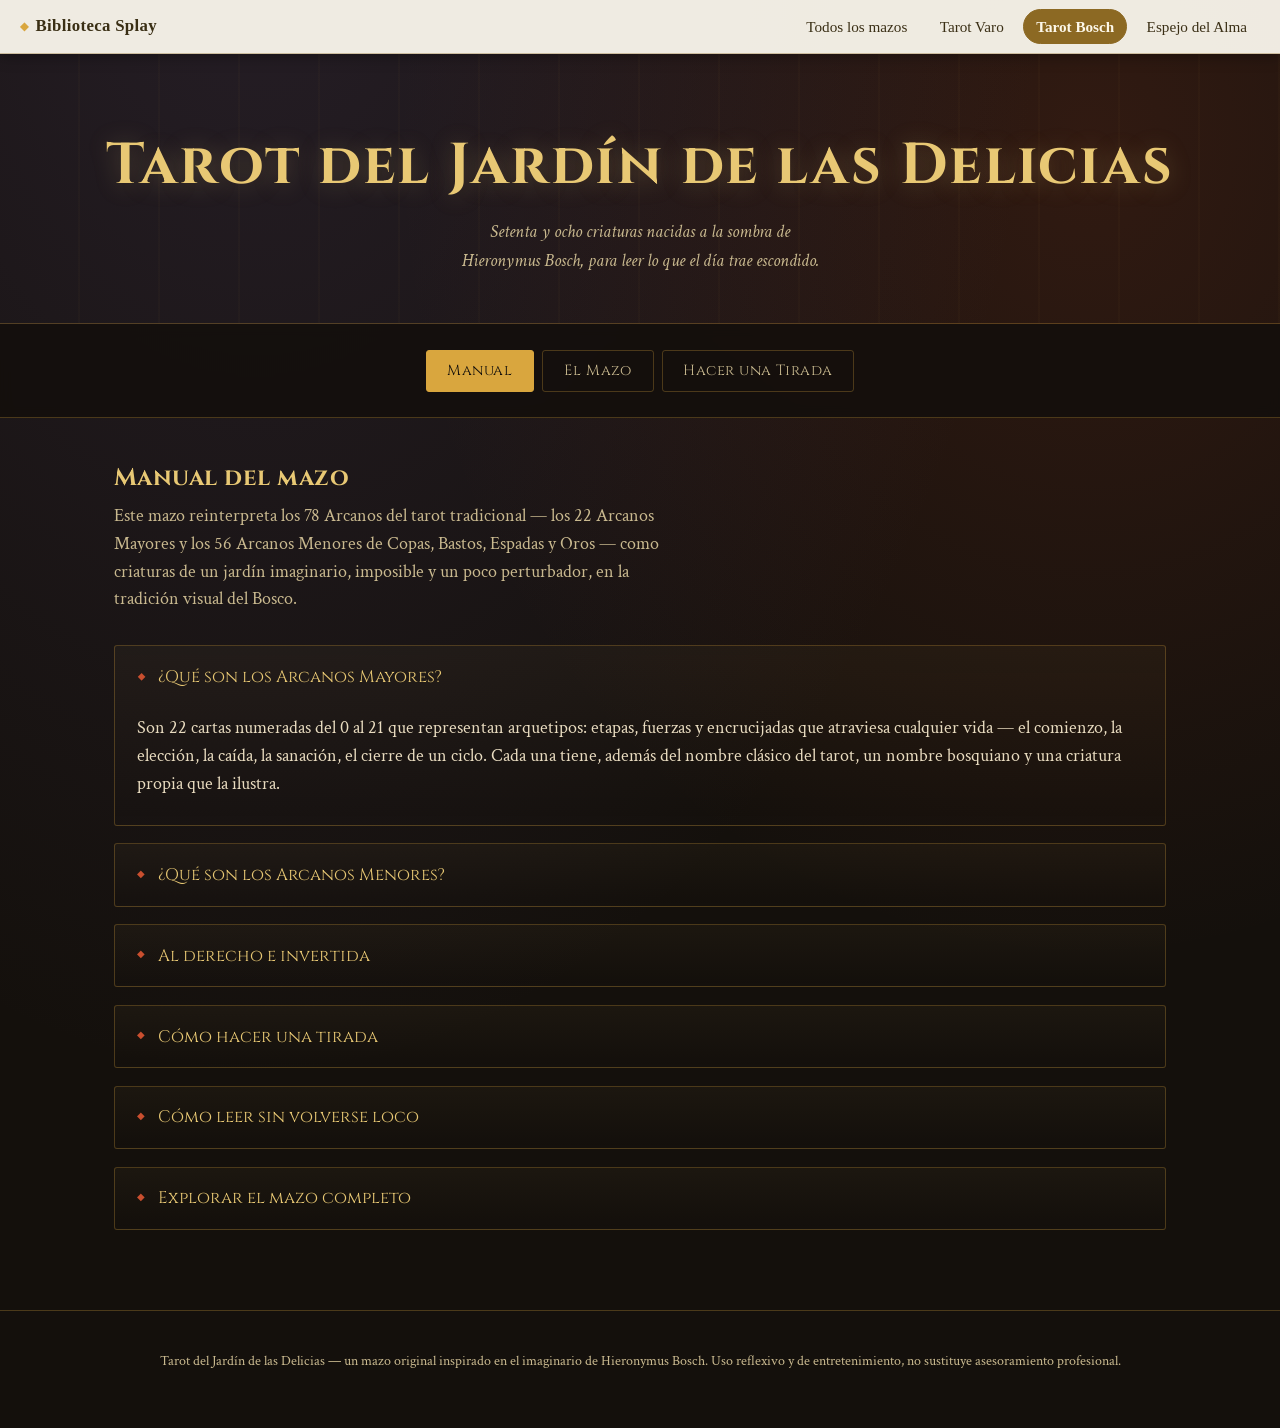
<file: index.html>
<!DOCTYPE html>
<html lang="es">
<head>
<meta charset="UTF-8">
<meta name="viewport" content="width=device-width, initial-scale=1.0">
<title>Tarot del Jardín de las Delicias</title>
<meta name="description" content="Mazo de tarot interactivo de 78 cartas inspirado en las criaturas de Hieronymus Bosch, con manual y tres tipos de tirada.">
<meta name="theme-color" content="#14100c">
<link rel="icon" href="data:image/svg+xml,%3Csvg xmlns='http://www.w3.org/2000/svg' viewBox='0 0 100 100'%3E%3Crect width='100' height='100' fill='%2314100c'/%3E%3Ccircle cx='50' cy='50' r='36' fill='none' stroke='%23d9a63e' stroke-width='4'/%3E%3Ccircle cx='50' cy='50' r='8' fill='%23d9a63e'/%3E%3C/svg%3E">
<link rel="stylesheet" href="style.css">
</head>
<body data-biblio="tarotbosch">

<script src="biblio-nav.js"></script>

<a class="skip-link" href="#main-content">Saltar al contenido</a>

<header class="site-header">
  <h1 class="site-title">Tarot del Jardín de las Delicias</h1>
  <p class="site-subtitle">Setenta y ocho criaturas nacidas a la sombra de Hieronymus Bosch, para leer lo que el día trae escondido.</p>
</header>

<nav class="tabs" role="tablist" aria-label="Secciones">
  <button id="tab-manual" class="tab-btn" role="tab" aria-selected="true" aria-controls="panel-manual" data-panel="panel-manual" tabindex="0">Manual</button>
  <button id="tab-mazo" class="tab-btn" role="tab" aria-selected="false" aria-controls="panel-mazo" data-panel="panel-mazo" tabindex="-1">El Mazo</button>
  <button id="tab-tirada" class="tab-btn" role="tab" aria-selected="false" aria-controls="panel-tirada" data-panel="panel-tirada" tabindex="-1">Hacer una Tirada</button>
</nav>

<main id="main-content">
  <p id="load-error" hidden style="color:#f0b7a4; border:1px solid rgba(201,79,47,.4); padding:1rem; border-radius:3px;">
    No se pudieron cargar las cartas desde <code>cards.json</code>. Si abriste este archivo con doble clic, algunos navegadores bloquean la lectura de archivos locales: probá abrirlo con un servidor local (por ejemplo <code>python -m http.server</code> en esta carpeta) o con la extensión "Live Server".
  </p>

  <!-- ===================== MANUAL ===================== -->
  <section id="panel-manual" class="panel is-active" role="tabpanel" aria-labelledby="tab-manual manual-heading" tabindex="0">
    <h2 class="section-heading" id="manual-heading">Manual del mazo</h2>
    <p class="section-lede">Este mazo reinterpreta los 78 Arcanos del tarot tradicional — los 22 Arcanos Mayores y los 56 Arcanos Menores de Copas, Bastos, Espadas y Oros — como criaturas de un jardín imaginario, imposible y un poco perturbador, en la tradición visual del Bosco.</p>

    <div class="manual-grid">
      <details class="manual-item" open>
        <summary>¿Qué son los Arcanos Mayores?</summary>
        <div class="manual-body">
          <p>Son 22 cartas numeradas del 0 al 21 que representan arquetipos: etapas, fuerzas y encrucijadas que atraviesa cualquier vida — el comienzo, la elección, la caída, la sanación, el cierre de un ciclo. Cada una tiene, además del nombre clásico del tarot, un nombre bosquiano y una criatura propia que la ilustra.</p>
        </div>
      </details>

      <details class="manual-item">
        <summary>¿Qué son los Arcanos Menores?</summary>
        <div class="manual-body">
          <p>Son 56 cartas divididas en cuatro palos de 14 cartas cada uno, del As al 10 más cuatro figuras (Sota, Caballero, Reina, Rey). Hablan de lo cotidiano: el trabajo, los vínculos, las decisiones chicas que van armando el día a día.</p>
          <ul>
            <li><strong>Copas · Copas del Estanque:</strong> emociones y vínculos.</li>
            <li><strong>Bastos · Varas del Vergel:</strong> voluntad, creatividad y acción.</li>
            <li><strong>Espadas · Espadas del Aire:</strong> pensamiento, conflicto y verdad.</li>
            <li><strong>Oros · Frutos de la Tierra:</strong> lo material, el trabajo y el cuerpo.</li>
          </ul>
        </div>
      </details>

      <details class="manual-item">
        <summary>Al derecho e invertida</summary>
        <div class="manual-body">
          <p>Cuando sacás una carta, puede salir <strong>al derecho</strong> o <strong>invertida</strong> (dada vuelta). No es un accidente de la baraja física, es parte de la lectura:</p>
          <ul>
            <li><strong>Al derecho:</strong> la energía de la carta actúa de forma más directa y disponible.</li>
            <li><strong>Invertida:</strong> la misma energía aparece bloqueada, exagerada, interna o pidiendo atención antes de expresarse con claridad.</li>
          </ul>
        </div>
      </details>

      <details class="manual-item">
        <summary>Cómo hacer una tirada</summary>
        <div class="manual-body">
          <p>En la pestaña <strong>Hacer una Tirada</strong>:</p>
          <ul>
            <li>Elegí si querés tirar solo con los Arcanos Mayores (22 cartas) o con el mazo completo (78 cartas, incluye Copas, Bastos, Espadas y Oros).</li>
            <li>Elegí uno de los tres tipos de tirada según lo que quieras explorar.</li>
            <li>Si querés, escribí la pregunta o el tema que tenés en mente — es solo para vos, no se guarda en ningún lado.</li>
            <li>Tocá "Mezclar y sacar cartas" para que el mazo elija por vos.</li>
            <li>Tocá cada carta boca abajo para revelarla, una por una y en el orden que prefieras.</li>
            <li>Leé el conjunto: las cartas conversan entre sí más de lo que dicen por separado.</li>
          </ul>
        </div>
      </details>

      <details class="manual-item">
        <summary>Cómo leer sin volverse loco</summary>
        <div class="manual-body">
          <p>Ninguna carta es una sentencia. Es un espejo con forma de pregunta: si la lectura te genera rechazo inmediato, esa reacción también es información. Tomá lo que resuene y dejá pasar lo que no. Este mazo es una herramienta de reflexión, no un método de predicción exacta ni un sustituto de asesoramiento profesional para decisiones importantes de salud, dinero o vínculos.</p>
        </div>
      </details>

      <details class="manual-item">
        <summary>Explorar el mazo completo</summary>
        <div class="manual-body">
          <p>En la pestaña <strong>El Mazo</strong> podés recorrer las 78 cartas libremente, filtrar por palo, y tocar cualquiera para ver su criatura, su historia y sus dos significados — al derecho e invertida — sin necesidad de hacer una tirada.</p>
        </div>
      </details>
    </div>
  </section>

  <!-- ===================== MAZO ===================== -->
  <section id="panel-mazo" class="panel" role="tabpanel" aria-labelledby="tab-mazo mazo-heading" tabindex="0">
    <h2 class="section-heading" id="mazo-heading">Las 78 criaturas</h2>
    <p class="section-lede">Los 22 Arcanos Mayores y los 56 Arcanos Menores — Copas, Bastos, Espadas y Oros. Tocá cualquier carta para conocer su historia y sus dos lecturas posibles.</p>
    <div class="deck-filters" id="deck-filters"></div>
    <div class="deck-grid" id="deck-grid"></div>
  </section>

  <!-- ===================== TIRADA ===================== -->
  <section id="panel-tirada" class="panel" role="tabpanel" aria-labelledby="tab-tirada tirada-heading" tabindex="0">
    <h2 class="section-heading" id="tirada-heading">Elegí una tirada</h2>
    <p class="section-lede">Cada tirada sirve para un tipo distinto de pregunta.</p>

    <div class="deck-mode-select" id="deck-mode-select"></div>

    <div class="spread-select" id="spread-select"></div>

    <div class="spread-question">
      <label for="question-input">Tu pregunta o intención (opcional)</label>
      <input type="text" id="question-input" placeholder="¿Qué necesito ver sobre…?">
    </div>

    <div class="spread-actions">
      <button class="btn" id="draw-btn" disabled>Mezclar y sacar cartas</button>
    </div>

    <div class="spread-table" id="spread-table"></div>
    <div class="reading-notes" id="reading-notes" aria-live="polite"></div>
  </section>
</main>

<footer>
  Tarot del Jardín de las Delicias — un mazo original inspirado en el imaginario de Hieronymus Bosch. Uso reflexivo y de entretenimiento, no sustituye asesoramiento profesional.
</footer>

<div class="modal-backdrop" id="modal-backdrop" role="dialog" aria-modal="true" aria-label="Detalle de la carta">
  <div class="modal" id="modal-body"></div>
</div>

<script src="script.js"></script>
</body>
</html>
</file>
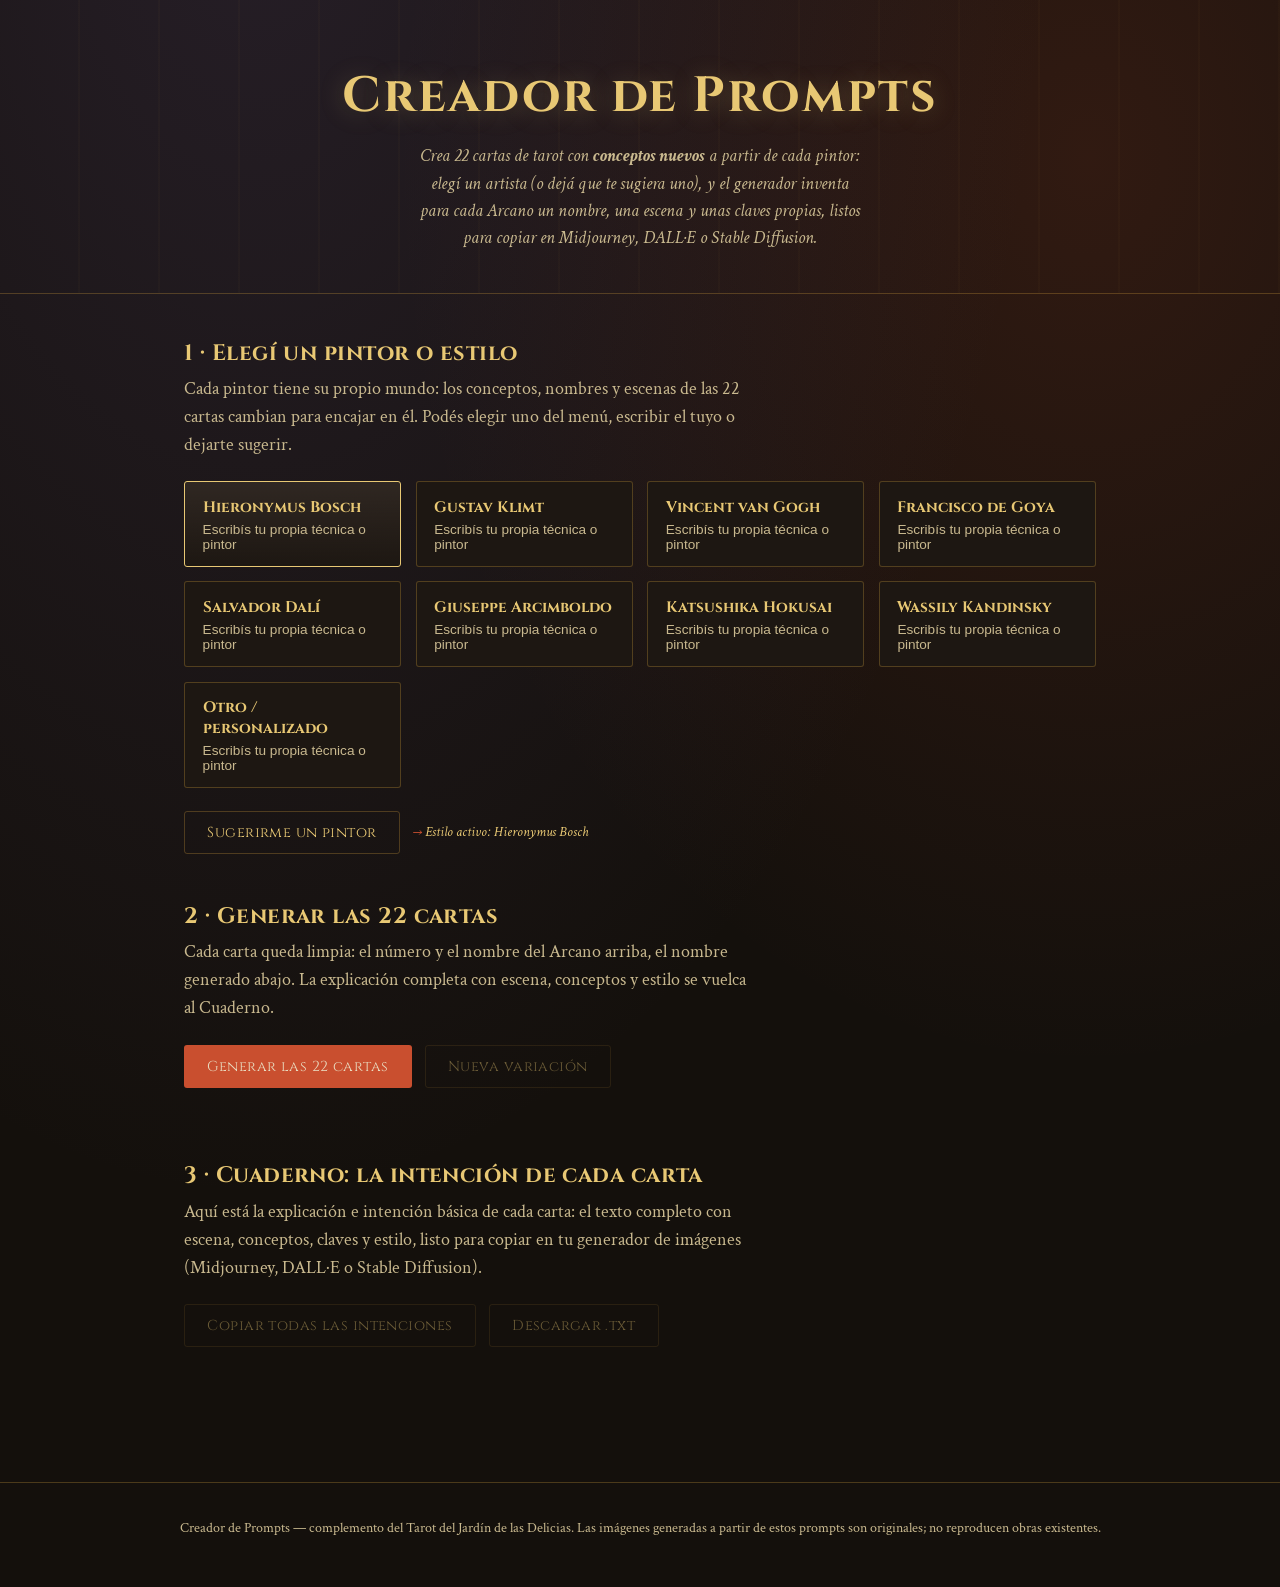
<file: generador/index.html>
<!DOCTYPE html>
<html lang="es">
<head>
<meta charset="UTF-8">
<meta name="viewport" content="width=device-width, initial-scale=1.0">
<title>Creador de Prompts — Tarot del Jardín de las Delicias</title>
<meta name="description" content="Crea 22 cartas de tarot con conceptos nuevos a partir de cada pintor: nombre, escena y claves propias por Arcano, listos para usar en Midjourney, DALL·E o Stable Diffusion.">
<meta name="theme-color" content="#14100c">
<link rel="icon" href="data:image/svg+xml,%3Csvg xmlns='http://www.w3.org/2000/svg' viewBox='0 0 100 100'%3E%3Crect width='100' height='100' fill='%2314100c'/%3E%3Ccircle cx='50' cy='50' r='36' fill='none' stroke='%23d9a63e' stroke-width='4'/%3E%3Ccircle cx='50' cy='50' r='8' fill='%23d9a63e'/%3E%3C/svg%3E">
<link rel="stylesheet" href="style.css">
</head>
<body>

<a class="skip-link" href="#main-content">Saltar al contenido</a>

<header class="site-header">
  <h1 class="site-title">Creador de Prompts</h1>
  <p class="site-subtitle">Crea 22 cartas de tarot con <strong>conceptos nuevos</strong> a partir de cada pintor: elegí un artista (o dejá que te sugiera uno), y el generador inventa para cada Arcano un nombre, una escena y unas claves propias, listos para copiar en Midjourney, DALL·E o Stable Diffusion.</p>
</header>

<main id="main-content">
  <p id="load-error" hidden style="color:#f0b7a4; border:1px solid rgba(201,79,47,.4); padding:1rem; border-radius:3px;">
    No se pudo cargar <code>cards.json</code>. Si abriste este archivo con doble clic, algunos navegadores bloquean la lectura local: usá un servidor local (<code>python -m http.server</code>) o "Live Server".
  </p>

  <!-- ===================== PASO 1: ESTILO ===================== -->
  <section class="panel-section" aria-labelledby="h-estilo">
    <h2 class="section-heading" id="h-estilo">1 · Elegí un pintor o estilo</h2>
    <p class="section-lede">Cada pintor tiene su propio mundo: los conceptos, nombres y escenas de las 22 cartas cambian para encajar en él. Podés elegir uno del menú, escribir el tuyo o dejarte sugerir.</p>

    <div class="painter-select" id="painter-select" role="radiogroup" aria-label="Estilos pictóricos"></div>

    <div class="custom-style" id="custom-style" hidden>
      <label for="custom-input">Pintor o técnica personalizada</label>
      <input type="text" id="custom-input" placeholder="Ej.: Edvard Munch, óleo barroco, acuarela japonesa…" autocomplete="off">
      <p class="hint">Tu estilo define la técnica y la paleta; los conceptos usan una plantilla genérica ya que no conocemos el mundo de ese artista. Podés editar cada prompt después.</p>
    </div>

    <div class="suggest-row">
      <button class="btn secondary" id="suggest-btn" type="button">Sugerirme un pintor</button>
      <span class="active-style" id="active-style" aria-live="polite"></span>
    </div>
  </section>

  <!-- ===================== PASO 2: GENERAR ===================== -->
  <section class="panel-section" aria-labelledby="h-generar">
    <h2 class="section-heading" id="h-generar">2 · Generar las 22 cartas</h2>
    <p class="section-lede">Cada carta queda limpia: el número y el nombre del Arcano arriba, el nombre generado abajo. La explicación completa con escena, conceptos y estilo se vuelca al Cuaderno.</p>

    <div class="actions">
      <button class="btn" id="generate-btn" disabled>Generar las 22 cartas</button>
      <button class="btn secondary" id="variate-btn" disabled>Nueva variación</button>
      <span class="status" id="status" role="status" aria-live="polite"></span>
    </div>

    <div class="card-grid" id="card-grid" aria-label="Las 22 cartas generadas"></div>
  </section>

  <!-- ===================== PASO 3: CUADERNO ===================== -->
  <section class="panel-section" aria-labelledby="h-cuaderno">
    <h2 class="section-heading" id="h-cuaderno">3 · Cuaderno: la intención de cada carta</h2>
    <p class="section-lede">Aquí está la explicación e intención básica de cada carta: el texto completo con escena, conceptos, claves y estilo, listo para copiar en tu generador de imágenes (Midjourney, DALL·E o Stable Diffusion).</p>

    <div class="actions">
      <button class="btn secondary" id="copy-all-btn" disabled>Copiar todas las intenciones</button>
      <button class="btn secondary" id="download-btn" disabled>Descargar .txt</button>
    </div>

    <div class="notebook" id="notebook" aria-label="Cuaderno de textos de las cartas"></div>
  </section>
</main>

<footer>
  Creador de Prompts — complemento del Tarot del Jardín de las Delicias. Las imágenes generadas a partir de estos prompts son originales; no reproducen obras existentes.
</footer>

<script src="script.js"></script>
</body>
</html>
</file>
<file: style.css>
@import url('https://fonts.googleapis.com/css2?family=Cinzel:wght@500;600;700&family=Crimson+Text:ital,wght@0,400;0,600;1,400&display=swap');

:root{
  --ink:#14100c;
  --ink-2:#1d1712;
  --parchment:#e9dcc0;
  --parchment-dim:#c9b98f;
  --gold:#d9a63e;
  --gold-bright:#e8c874;
  --ember:#c94f2f;
  --moss:#4a6b3a;
  --dusk:#5d4a7a;
  --line: rgba(217,166,62,0.28);
  --shadow: 0 18px 40px rgba(0,0,0,0.55);
  --radius: 3px;
  --font-display: 'Cinzel', serif;
  --font-body: 'Crimson Text', serif;
}

*{box-sizing:border-box;}
html{scroll-behavior:smooth;}

body{
  margin:0;
  min-height:100vh;
  background:
    radial-gradient(ellipse at 20% -10%, rgba(93,74,122,0.25), transparent 55%),
    radial-gradient(ellipse at 85% 10%, rgba(201,79,47,0.16), transparent 45%),
    var(--ink);
  color:var(--parchment);
  font-family:var(--font-body);
  font-size:18px;
  line-height:1.55;
}

@media (prefers-reduced-motion: reduce){
  *{animation-duration:0.001ms !important; animation-iteration-count:1 !important; transition-duration:0.001ms !important;}
}

.skip-link{
  position:absolute; left:-999px; top:0;
  background:var(--gold); color:var(--ink); padding:.6em 1em; z-index:999;
}
.skip-link:focus{left:1rem; top:1rem;}

/* ---------- Header ---------- */
.site-header{
  position:relative;
  padding:4.2rem 1.5rem 3rem;
  text-align:center;
  border-bottom:1px solid var(--line);
  overflow:hidden;
}
.site-header::before{
  content:"";
  position:absolute; inset:0;
  background-image:
    repeating-linear-gradient(90deg, transparent, transparent 78px, rgba(217,166,62,0.05) 79px, transparent 80px);
  pointer-events:none;
}
.site-title{
  font-family:var(--font-display);
  font-weight:700;
  font-size:clamp(2.1rem, 6vw, 3.6rem);
  letter-spacing:.04em;
  margin:0 0 .5rem;
  color:var(--gold-bright);
  text-shadow:0 2px 24px rgba(232,200,116,0.25);
}
.site-subtitle{
  font-style:italic;
  color:var(--parchment-dim);
  max-width:46ch;
  margin:0 auto;
  font-size:1.15rem;
}

/* ---------- Nav (tabs) ---------- */
.tabs{
  display:flex;
  justify-content:center;
  gap:.5rem;
  flex-wrap:wrap;
  padding:1.6rem 1rem;
  border-bottom:1px solid var(--line);
  position:sticky;
  top:0;
  background:rgba(20,16,12,0.92);
  backdrop-filter:blur(6px);
  z-index:40;
}
.tab-btn{
  font-family:var(--font-display);
  font-size:.92rem;
  letter-spacing:.03em;
  background:transparent;
  color:var(--parchment-dim);
  border:1px solid var(--line);
  padding:.65rem 1.3rem;
  border-radius:var(--radius);
  cursor:pointer;
  transition:color .2s ease, border-color .2s ease, background .2s ease;
}
.tab-btn:hover{color:var(--gold-bright); border-color:var(--gold);}
.tab-btn[aria-selected="true"]{
  color:var(--ink);
  background:var(--gold);
  border-color:var(--gold);
}
.tab-btn:focus-visible, button:focus-visible, a:focus-visible, [tabindex]:focus-visible{
  outline:2px solid var(--gold-bright);
  outline-offset:3px;
}

main{max-width:1100px; margin:0 auto; padding:2.6rem 1.5rem 5rem;}
.panel{display:none;}
.panel.is-active{display:block; animation:fade-in .35s ease both;}
@keyframes fade-in{from{opacity:0; transform:translateY(6px);} to{opacity:1; transform:none;}}

.section-heading{
  font-family:var(--font-display);
  color:var(--gold-bright);
  font-size:1.5rem;
  margin:0 0 .3rem;
  letter-spacing:.02em;
}
.section-lede{
  color:var(--parchment-dim);
  max-width:64ch;
  margin:0 0 2rem;
}

/* ---------- Manual ---------- */
.manual-grid{
  display:grid;
  gap:1.1rem;
}
.manual-item{
  border:1px solid var(--line);
  border-radius:var(--radius);
  background:linear-gradient(180deg, rgba(232,200,116,0.04), transparent);
  overflow:hidden;
}
.manual-item summary{
  cursor:pointer;
  list-style:none;
  padding:1.1rem 1.4rem;
  font-family:var(--font-display);
  font-size:1.05rem;
  color:var(--gold-bright);
  display:flex;
  align-items:center;
  gap:.8rem;
}
.manual-item summary::-webkit-details-marker{display:none;}
.manual-item summary::before{
  content:"◆";
  font-size:.6rem;
  color:var(--ember);
  transition:transform .25s ease;
}
.manual-item[open] summary::before{transform:rotate(90deg);}
.manual-item .manual-body{
  padding:0 1.4rem 1.3rem;
  color:var(--parchment);
}
.manual-body p{margin:.4rem 0;}
.manual-body ul{margin:.6rem 0; padding-left:1.3rem;}
.manual-body li{margin:.3rem 0;}

/* ---------- Spread selector ---------- */
.deck-mode-select{
  display:grid;
  grid-template-columns:repeat(auto-fit, minmax(240px,1fr));
  gap:.9rem;
  margin-bottom:1.8rem;
}
.deck-mode-chip{
  text-align:left;
  border:1px solid var(--line);
  background:var(--ink-2);
  border-radius:var(--radius);
  padding:.9rem 1.1rem;
  color:var(--parchment);
  cursor:pointer;
  display:flex;
  flex-direction:column;
  gap:.3rem;
  transition:border-color .2s ease, background .2s ease;
}
.deck-mode-chip strong{
  font-family:var(--font-display);
  color:var(--gold-bright);
  font-size:.95rem;
}
.deck-mode-chip span{
  color:var(--parchment-dim);
  font-size:.85rem;
}
.deck-mode-chip:hover{border-color:var(--gold);}
.deck-mode-chip[aria-checked="true"]{
  border-color:var(--gold-bright);
  background:linear-gradient(180deg, rgba(232,200,116,0.09), var(--ink-2));
}

.spread-select{
  display:grid;
  grid-template-columns:repeat(auto-fit, minmax(260px,1fr));
  gap:1.1rem;
  margin-bottom:2.4rem;
}
.spread-card{
  text-align:left;
  border:1px solid var(--line);
  background:var(--ink-2);
  border-radius:var(--radius);
  padding:1.4rem 1.4rem 1.5rem;
  color:var(--parchment);
  cursor:pointer;
  transition:border-color .2s ease, transform .2s ease, box-shadow .2s ease;
}
.spread-card:hover{border-color:var(--gold); transform:translateY(-3px); box-shadow:var(--shadow);}
.spread-card[aria-checked="true"]{border-color:var(--gold-bright); background:linear-gradient(180deg, rgba(232,200,116,0.09), var(--ink-2));}
.spread-card h3{
  font-family:var(--font-display);
  color:var(--gold-bright);
  margin:.2rem 0 .5rem;
  font-size:1.15rem;
}
.spread-card .spread-count{
  display:inline-block;
  font-size:.78rem;
  letter-spacing:.05em;
  color:var(--ink);
  background:var(--gold);
  padding:.15rem .55rem;
  border-radius:2px;
  margin-bottom:.6rem;
}
.spread-card p{color:var(--parchment-dim); margin:0; font-size:.98rem;}

.spread-actions{
  display:flex;
  gap:1rem;
  align-items:center;
  flex-wrap:wrap;
  margin-bottom:2rem;
}
.btn{
  font-family:var(--font-display);
  font-size:.92rem;
  letter-spacing:.03em;
  background:var(--ember);
  color:var(--parchment);
  border:1px solid transparent;
  padding:.75rem 1.5rem;
  border-radius:var(--radius);
  cursor:pointer;
  transition:filter .2s ease, transform .2s ease;
}
.btn:hover{filter:brightness(1.12);}
.btn:active{transform:translateY(1px);}
.btn.secondary{
  background:transparent;
  color:var(--gold-bright);
  border-color:var(--line);
}
.btn.secondary:hover{border-color:var(--gold);}
.btn:disabled{opacity:.4; cursor:not-allowed;}

.spread-question{
  margin-bottom:2rem;
}
.spread-question label{
  display:block;
  font-family:var(--font-display);
  color:var(--gold-bright);
  font-size:.92rem;
  margin-bottom:.5rem;
}
.spread-question input{
  width:100%;
  max-width:520px;
  background:var(--ink-2);
  border:1px solid var(--line);
  color:var(--parchment);
  font-family:var(--font-body);
  font-size:1rem;
  padding:.7rem .9rem;
  border-radius:var(--radius);
}
.spread-question input:focus-visible{outline:2px solid var(--gold-bright); outline-offset:2px;}

/* ---------- Table / spread layout ---------- */
.spread-table{
  display:grid;
  gap:1.6rem;
  justify-items:center;
  margin-bottom:2rem;
}
.spread-table[data-layout="uno"]{grid-template-columns:1fr;}
.spread-table[data-layout="tres"]{grid-template-columns:repeat(3, minmax(140px,220px));}
.spread-table[data-layout="cruz"]{
  grid-template-columns:repeat(3, minmax(120px,200px));
  grid-template-rows:repeat(3, auto);
}
.spread-table[data-layout="cruz"] .slot:nth-child(1){grid-column:2; grid-row:1;}
.spread-table[data-layout="cruz"] .slot:nth-child(2){grid-column:1; grid-row:2;}
.spread-table[data-layout="cruz"] .slot:nth-child(3){grid-column:2; grid-row:2;}
.spread-table[data-layout="cruz"] .slot:nth-child(4){grid-column:3; grid-row:2;}
.spread-table[data-layout="cruz"] .slot:nth-child(5){grid-column:2; grid-row:3;}

.slot{
  display:flex;
  flex-direction:column;
  align-items:center;
  gap:.6rem;
}
.slot-label{
  font-family:var(--font-display);
  font-size:.78rem;
  letter-spacing:.05em;
  color:var(--parchment-dim);
  text-align:center;
  max-width:16ch;
}

/* ---------- Card ---------- */
.card{
  width:150px;
  height:236px;
  perspective:1200px;
  cursor:pointer;
  background:none;
  border:none;
  padding:0;
}
.card-inner{
  position:relative;
  width:100%; height:100%;
  transform-style:preserve-3d;
  transition:transform .7s cubic-bezier(.2,.9,.25,1);
}
.card.is-flipped .card-inner{transform:rotateY(180deg);}
.card.is-reversed .card-inner{transform:rotateY(180deg) rotate(180deg);}

.card-face{
  position:absolute; inset:0;
  border-radius:8px;
  backface-visibility:hidden;
  border:1px solid var(--line);
  overflow:hidden;
  box-shadow:0 10px 26px rgba(0,0,0,0.5);
}
.card-back{
  background:
    repeating-linear-gradient(45deg, rgba(232,200,116,0.06) 0 8px, transparent 8px 16px),
    linear-gradient(160deg, #2a2018, #14100c 70%);
  display:flex; align-items:center; justify-content:center;
}
.card-back .glyph{
  width:56%;
  height:56%;
  opacity:.85;
}
.card-front{
  transform:rotateY(180deg);
  background:linear-gradient(180deg, var(--ink-2), var(--ink));
  display:flex;
  flex-direction:column;
  padding:.5rem;
}
.card-front .card-art{
  flex:1;
  border-radius:4px;
  overflow:hidden;
  background:var(--ink);
  display:flex; align-items:center; justify-content:center;
}
.card-front .card-art svg{width:92%; height:92%;}
.card-art-img{
  width:100%;
  height:100%;
  object-fit:contain;
  display:block;
}
.card-front .card-label{
  text-align:center;
  padding:.35rem 0 .1rem;
}
.card-front .card-number{
  font-family:var(--font-display);
  font-size:.65rem;
  color:var(--gold);
  letter-spacing:.08em;
}
.card-front .card-name{
  font-family:var(--font-display);
  font-size:.78rem;
  color:var(--parchment);
  line-height:1.15;
}

.slot .card.empty{
  opacity:.35;
}
.slot .card.empty .card-back{
  border-style:dashed;
}

/* ---------- Reading result ---------- */
.reading-notes{
  margin-top:1.5rem;
}
.reading-card{
  border:1px solid var(--line);
  border-radius:var(--radius);
  background:var(--ink-2);
  padding:1.3rem 1.5rem;
  margin-bottom:1rem;
}
.reading-card h4{
  font-family:var(--font-display);
  color:var(--gold-bright);
  margin:0 0 .2rem;
  font-size:1.05rem;
}
.reading-card .rc-role{
  color:var(--parchment-dim);
  font-size:.85rem;
  font-style:italic;
  margin-bottom:.5rem;
}
.reading-card .rc-orientation{
  display:inline-block;
  font-size:.72rem;
  letter-spacing:.04em;
  padding:.1rem .5rem;
  border-radius:2px;
  margin-bottom:.5rem;
}
.rc-orientation.up{background:rgba(74,107,58,0.35); color:#bfe0a8;}
.rc-orientation.rev{background:rgba(201,79,47,0.3); color:#f0b7a4;}
.reading-question{
  font-style:italic;
  color:var(--gold-bright);
  margin-bottom:.8rem;
}
.rc-keywords{margin:.6rem 0 0;}
.rc-keywords .keyword-chip{margin-right:.3rem;}

/* ---------- Deck grid (encyclopedia) ---------- */
.deck-filters{
  display:flex;
  flex-wrap:wrap;
  gap:.6rem;
  margin-bottom:2rem;
}
.filter-chip{
  font-family:var(--font-display);
  font-size:.82rem;
  letter-spacing:.02em;
  background:transparent;
  color:var(--parchment-dim);
  border:1px solid var(--line);
  padding:.5rem 1rem;
  border-radius:20px;
  cursor:pointer;
  transition:color .2s ease, border-color .2s ease, background .2s ease;
}
.filter-chip:hover{color:var(--gold-bright); border-color:var(--gold);}
.filter-chip[aria-checked="true"]{
  color:var(--ink);
  background:var(--gold);
  border-color:var(--gold);
}
.deck-group-heading{
  font-family:var(--font-display);
  color:var(--gold-bright);
  font-size:1.1rem;
  margin:2rem 0 1rem;
  padding-bottom:.5rem;
  border-bottom:1px solid var(--line);
}
.deck-group-heading:first-of-type{margin-top:0;}
.deck-grid-row{
  display:grid;
  grid-template-columns:repeat(auto-fill, minmax(140px,1fr));
  gap:1.1rem;
  margin-bottom:.5rem;
}
.deck-grid-row .card{width:100%; height:auto; aspect-ratio: 150/236;}

/* ---------- Modal ---------- */
.modal-backdrop{
  position:fixed; inset:0;
  background:rgba(10,8,6,0.82);
  display:none;
  align-items:center;
  justify-content:center;
  padding:1.5rem;
  z-index:100;
}
.modal-backdrop.is-open{display:flex;}
.modal{
  background:var(--ink-2);
  border:1px solid var(--line);
  border-radius:6px;
  max-width:640px;
  width:100%;
  max-height:88vh;
  overflow-y:auto;
  padding:2rem;
  box-shadow:var(--shadow);
}
.modal-top{
  display:flex;
  gap:1.5rem;
  align-items:flex-start;
  margin-bottom:1rem;
}
.modal-art{width:130px; flex:none;}
.modal-art svg{width:100%;}
.modal-art .card-art-img, .modal-art-img{
  width:100%;
  display:block;
  border-radius:4px;
  border:1px solid var(--line);
}
.modal h2{
  font-family:var(--font-display);
  color:var(--gold-bright);
  margin:0 0 .2rem;
  font-size:1.4rem;
}
.modal .modal-sub{
  font-style:italic;
  color:var(--parchment-dim);
  margin:0 0 .6rem;
}
.modal-close{
  position:sticky;
  top:0; float:right;
  background:transparent;
  border:1px solid var(--line);
  color:var(--parchment);
  width:2.1rem; height:2.1rem;
  border-radius:50%;
  cursor:pointer;
  font-size:1rem;
  margin-left:1rem;
}
.modal-close:hover{border-color:var(--gold); color:var(--gold-bright);}
.modal .meaning-block{margin-top:1rem;}
.modal .meaning-block h3{
  font-family:var(--font-display);
  font-size:.85rem;
  letter-spacing:.03em;
  margin:0 0 .3rem;
}
.modal .meaning-block.up h3{color:#bfe0a8;}
.modal .meaning-block.rev h3{color:#f0b7a4;}
.keyword-chip{
  display:inline-block;
  font-size:.78rem;
  border:1px solid var(--line);
  padding:.1rem .5rem;
  border-radius:2px;
  margin:0 .3rem .3rem 0;
  color:var(--parchment-dim);
}

footer{
  text-align:center;
  padding:2.5rem 1.5rem 3.5rem;
  color:var(--parchment-dim);
  font-size:.85rem;
  border-top:1px solid var(--line);
}

@media (max-width:560px){
  .card{width:120px; height:189px;}
  .spread-table[data-layout="tres"]{grid-template-columns:repeat(3, minmax(96px,1fr)); gap:.7rem;}
  .spread-table[data-layout="cruz"]{grid-template-columns:repeat(3, minmax(88px,1fr)); gap:.6rem;}
  .modal-top{flex-direction:column;}
  .modal-art{width:110px;}
}
</file>
<file: generador/style.css>
@import url('https://fonts.googleapis.com/css2?family=Cinzel:wght@500;600;700&family=Crimson+Text:ital,wght@0,400;0,600;1,400&display=swap');

:root{
  --ink:#14100c;
  --ink-2:#1d1712;
  --parchment:#e9dcc0;
  --parchment-dim:#c9b98f;
  --gold:#d9a63e;
  --gold-bright:#e8c874;
  --ember:#c94f2f;
  --moss:#4a6b3a;
  --dusk:#5d4a7a;
  --line: rgba(217,166,62,0.28);
  --shadow: 0 18px 40px rgba(0,0,0,0.55);
  --radius: 3px;
  --font-display: 'Cinzel', serif;
  --font-body: 'Crimson Text', serif;
}

*{box-sizing:border-box;}
html{scroll-behavior:smooth;}

body{
  margin:0;
  min-height:100vh;
  background:
    radial-gradient(ellipse at 20% -10%, rgba(93,74,122,0.25), transparent 55%),
    radial-gradient(ellipse at 85% 10%, rgba(201,79,47,0.16), transparent 45%),
    var(--ink);
  color:var(--parchment);
  font-family:var(--font-body);
  font-size:18px;
  line-height:1.55;
}

@media (prefers-reduced-motion: reduce){
  *{animation-duration:0.001ms !important; animation-iteration-count:1 !important; transition-duration:0.001ms !important;}
}

.skip-link{
  position:absolute; left:-999px; top:0;
  background:var(--gold); color:var(--ink); padding:.6em 1em; z-index:999;
}
.skip-link:focus{left:1rem; top:1rem;}

/* ---------- Header ---------- */
.site-header{
  position:relative;
  padding:3.6rem 1.5rem 2.6rem;
  text-align:center;
  border-bottom:1px solid var(--line);
  overflow:hidden;
}
.site-header::before{
  content:"";
  position:absolute; inset:0;
  background-image:
    repeating-linear-gradient(90deg, transparent, transparent 78px, rgba(217,166,62,0.05) 79px, transparent 80px);
  pointer-events:none;
}
.site-title{
  font-family:var(--font-display);
  font-weight:700;
  font-size:clamp(1.9rem, 5vw, 3.1rem);
  letter-spacing:.04em;
  margin:0 0 .5rem;
  color:var(--gold-bright);
  text-shadow:0 2px 24px rgba(232,200,116,0.25);
}
.site-subtitle{
  font-style:italic;
  color:var(--parchment-dim);
  max-width:56ch;
  margin:0 auto;
  font-size:1.1rem;
}

main{max-width:960px; margin:0 auto; padding:2.6rem 1.5rem 4rem;}
.panel-section{margin-bottom:2.8rem;}

:is(button, input):focus-visible, :is(a):focus-visible{
  outline:2px solid var(--gold-bright);
  outline-offset:3px;
}

.section-heading{
  font-family:var(--font-display);
  color:var(--gold-bright);
  font-size:1.4rem;
  margin:0 0 .3rem;
  letter-spacing:.02em;
}
.section-lede{
  color:var(--parchment-dim);
  max-width:64ch;
  margin:0 0 1.4rem;
}

/* ---------- Painter selector ---------- */
.painter-select{
  display:grid;
  grid-template-columns:repeat(auto-fill, minmax(200px,1fr));
  gap:.9rem;
}
.painter-chip{
  text-align:left;
  border:1px solid var(--line);
  background:var(--ink-2);
  border-radius:var(--radius);
  padding:.9rem 1.1rem;
  color:var(--parchment);
  cursor:pointer;
  display:flex;
  flex-direction:column;
  gap:.25rem;
  transition:border-color .2s ease, transform .2s ease, background .2s ease;
}
.painter-chip strong{
  font-family:var(--font-display);
  color:var(--gold-bright);
  font-size:.95rem;
}
.painter-chip span{
  color:var(--parchment-dim);
  font-size:.85rem;
}
.painter-chip:hover{border-color:var(--gold);}
.painter-chip[aria-checked="true"]{
  border-color:var(--gold-bright);
  background:linear-gradient(180deg, rgba(232,200,116,0.09), var(--ink-2));
}

/* ---------- Custom style ---------- */
.custom-style{margin-top:1.2rem; max-width:520px;}
.custom-style label{
  display:block;
  font-family:var(--font-display);
  color:var(--gold-bright);
  font-size:.9rem;
  margin-bottom:.4rem;
}
.custom-style input{
  width:100%;
  background:var(--ink-2);
  border:1px solid var(--line);
  color:var(--parchment);
  font-family:var(--font-body);
  font-size:1rem;
  padding:.7rem .9rem;
  border-radius:var(--radius);
}
.custom-style input:focus-visible{outline:2px solid var(--gold-bright); outline-offset:2px;}
.custom-style .hint{
  margin:.45rem 0 0;
  color:var(--parchment-dim);
  font-size:.85rem;
  font-style:italic;
}

/* ---------- Suggest ---------- */
.suggest-row{
  display:flex;
  align-items:center;
  gap:.8rem;
  margin-top:1.4rem;
  flex-wrap:wrap;
}
.active-style{
  color:var(--gold-bright);
  font-style:italic;
  font-size:.9rem;
}
.active-style::before{content:"→ "; color:var(--ember);}

/* ---------- Actions ---------- */
.actions{
  display:flex;
  gap:.8rem;
  align-items:center;
  flex-wrap:wrap;
  margin-bottom:.4rem;
}
.btn{
  font-family:var(--font-display);
  font-size:.9rem;
  letter-spacing:.03em;
  background:var(--ember);
  color:var(--parchment);
  border:1px solid transparent;
  padding:.7rem 1.4rem;
  border-radius:var(--radius);
  cursor:pointer;
  transition:filter .2s ease, transform .2s ease;
}
.btn:hover{filter:brightness(1.12);}
.btn:active{transform:translateY(1px);}
.btn.secondary{
  background:transparent;
  color:var(--gold-bright);
  border-color:var(--line);
}
.btn.secondary:hover{border-color:var(--gold);}
.btn:disabled{opacity:.4; cursor:not-allowed;}
.status{
  color:var(--gold-bright);
  font-style:italic;
  font-size:.9rem;
  min-height:1.2em;
}

/* ---------- Results ---------- */
.results{
  display:grid;
  gap:1.2rem;
  margin-top:1.6rem;
}
.prompt-card{
  border:1px solid var(--line);
  border-radius:var(--radius);
  background:var(--ink-2);
  padding:1.2rem 1.4rem;
}
.prompt-card h3{
  font-family:var(--font-display);
  color:var(--gold-bright);
  font-size:1.05rem;
  margin:0 0 .15rem;
  display:flex;
  align-items:baseline;
  gap:.6rem;
  flex-wrap:wrap;
}
.prompt-card .pn{
  font-size:.8rem;
  color:var(--ember);
  letter-spacing:.05em;
  font-family:var(--font-display);
}
.prompt-card .nn{
  color:var(--parchment);
  font-style:italic;
  font-size:1.02rem;
}
.prompt-card .keywords{margin:.15rem 0 .7rem;}
.keyword-chip{
  display:inline-block;
  font-size:.75rem;
  border:1px solid var(--line);
  padding:.05rem .5rem;
  border-radius:2px;
  margin:0 .3rem .3rem 0;
  color:var(--parchment-dim);
}
.prompt-text{
  display:block;
  width:100%;
  min-height:7.5em;
  resize:vertical;
  background:var(--ink);
  border:1px solid var(--line);
  border-radius:var(--radius);
  color:var(--parchment);
  font-family:ui-monospace, Consolas, "Courier New", monospace;
  font-size:.82rem;
  line-height:1.5;
  padding:.7rem .8rem;
  margin-bottom:.6rem;
  white-space:pre-wrap;
}
.prompt-card .card-foot{
  display:flex;
  justify-content:space-between;
  align-items:center;
  gap:.6rem;
  flex-wrap:wrap;
}
.copy-one{
  font-family:var(--font-display);
  font-size:.8rem;
  letter-spacing:.02em;
  background:transparent;
  color:var(--gold-bright);
  border:1px solid var(--line);
  padding:.4rem 1rem;
  border-radius:var(--radius);
  cursor:pointer;
  transition:border-color .2s ease, color .2s ease;
}
.copy-one:hover{border-color:var(--gold); color:var(--parchment);}
.copy-one.copied{color:#bfe0a8; border-color:rgba(191,224,168,.6);}
.regen-one{
  font-family:var(--font-display);
  font-size:.8rem;
  letter-spacing:.02em;
  background:transparent;
  color:var(--parchment-dim);
  border:1px dashed var(--line);
  padding:.4rem 1rem;
  border-radius:var(--radius);
  cursor:pointer;
  transition:border-color .2s ease, color .2s ease;
}
.regen-one:hover{border-color:var(--ember); color:var(--gold-bright);}
/* ---------- Cartas limpias ---------- */
.card-grid{
  display:grid;
  grid-template-columns:repeat(auto-fill,minmax(168px,1fr));
  gap:1.1rem;
  margin-top:1.6rem;
}
.card-mini{
  display:flex;
  flex-direction:column;
  position:relative;
  aspect-ratio:5/8;
  border:1px solid var(--line);
  border-radius:6px;
  background:linear-gradient(160deg,#101623,var(--ink-2) 45%,#120d09);
  box-shadow:0 10px 24px rgba(0,0,0,.35);
}
.card-mini::before{
  content:"";
  position:absolute;
  inset:.45rem;
  border:1px solid rgba(217,166,62,.28);
  border-radius:4px;
  pointer-events:none;
}
.cm-top{
  text-align:center;
  padding:1rem .7rem .15rem;
  font-family:var(--font-display);
  font-size:.72rem;
  letter-spacing:.06em;
  line-height:1.35;
  color:var(--ember);
}
.cm-mid{
  flex:1;
}
.cm-bottom{
  text-align:center;
  padding:.15rem .8rem 1rem;
  font-family:var(--font-display);
  font-style:italic;
  font-size:.85rem;
  line-height:1.35;
  color:var(--gold);
}

/* ---------- Cuaderno ---------- */
.notebook{
  margin-top:1.6rem;
  display:grid;
  gap:1.2rem;
}
.nb-entry .nb-text{
  display:block;
  width:100%;
  background:var(--ink);
  border:1px solid var(--line);
  border-radius:var(--radius);
  color:var(--parchment);
  font-family:ui-monospace,Consolas,"Courier New",monospace;
  font-size:.82rem;
  line-height:1.5;
  padding:.7rem .8rem;
  margin-bottom:.6rem;
  white-space:pre-wrap;
}
.nb-label{
  font-family:var(--font-display);
  font-size:.72rem;
  letter-spacing:.08em;
  color:var(--parchment-dim);
  text-transform:uppercase;
}
.card-foot-tools{
  display:flex;
  gap:.5rem;
  flex-wrap:wrap;
}
.nb-entry .card-foot-tools{
  justify-content:flex-end;
}
.nb-entry .regen-one{
  margin-right:auto;
}

footer{
  text-align:center;
  padding:2.2rem 1.5rem 3rem;
  color:var(--parchment-dim);
  font-size:.85rem;
  border-top:1px solid var(--line);
}
</file>
